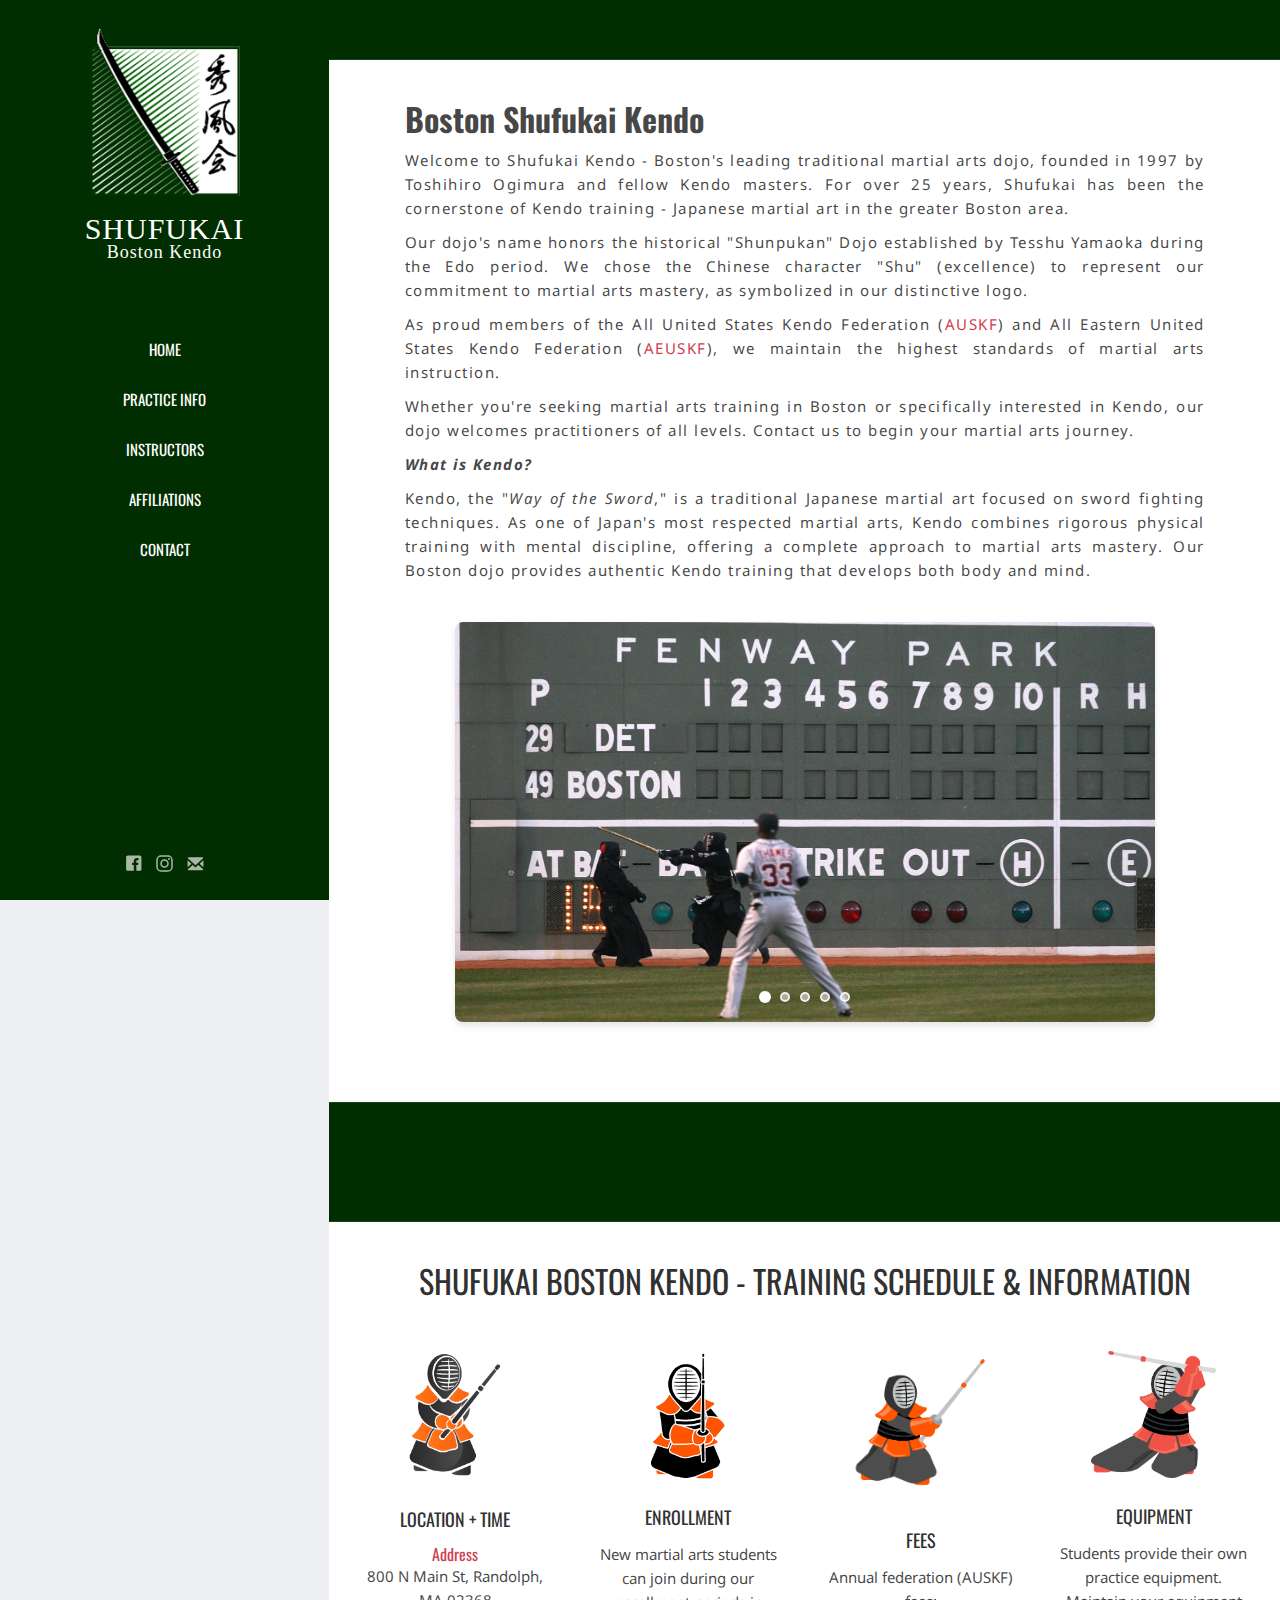
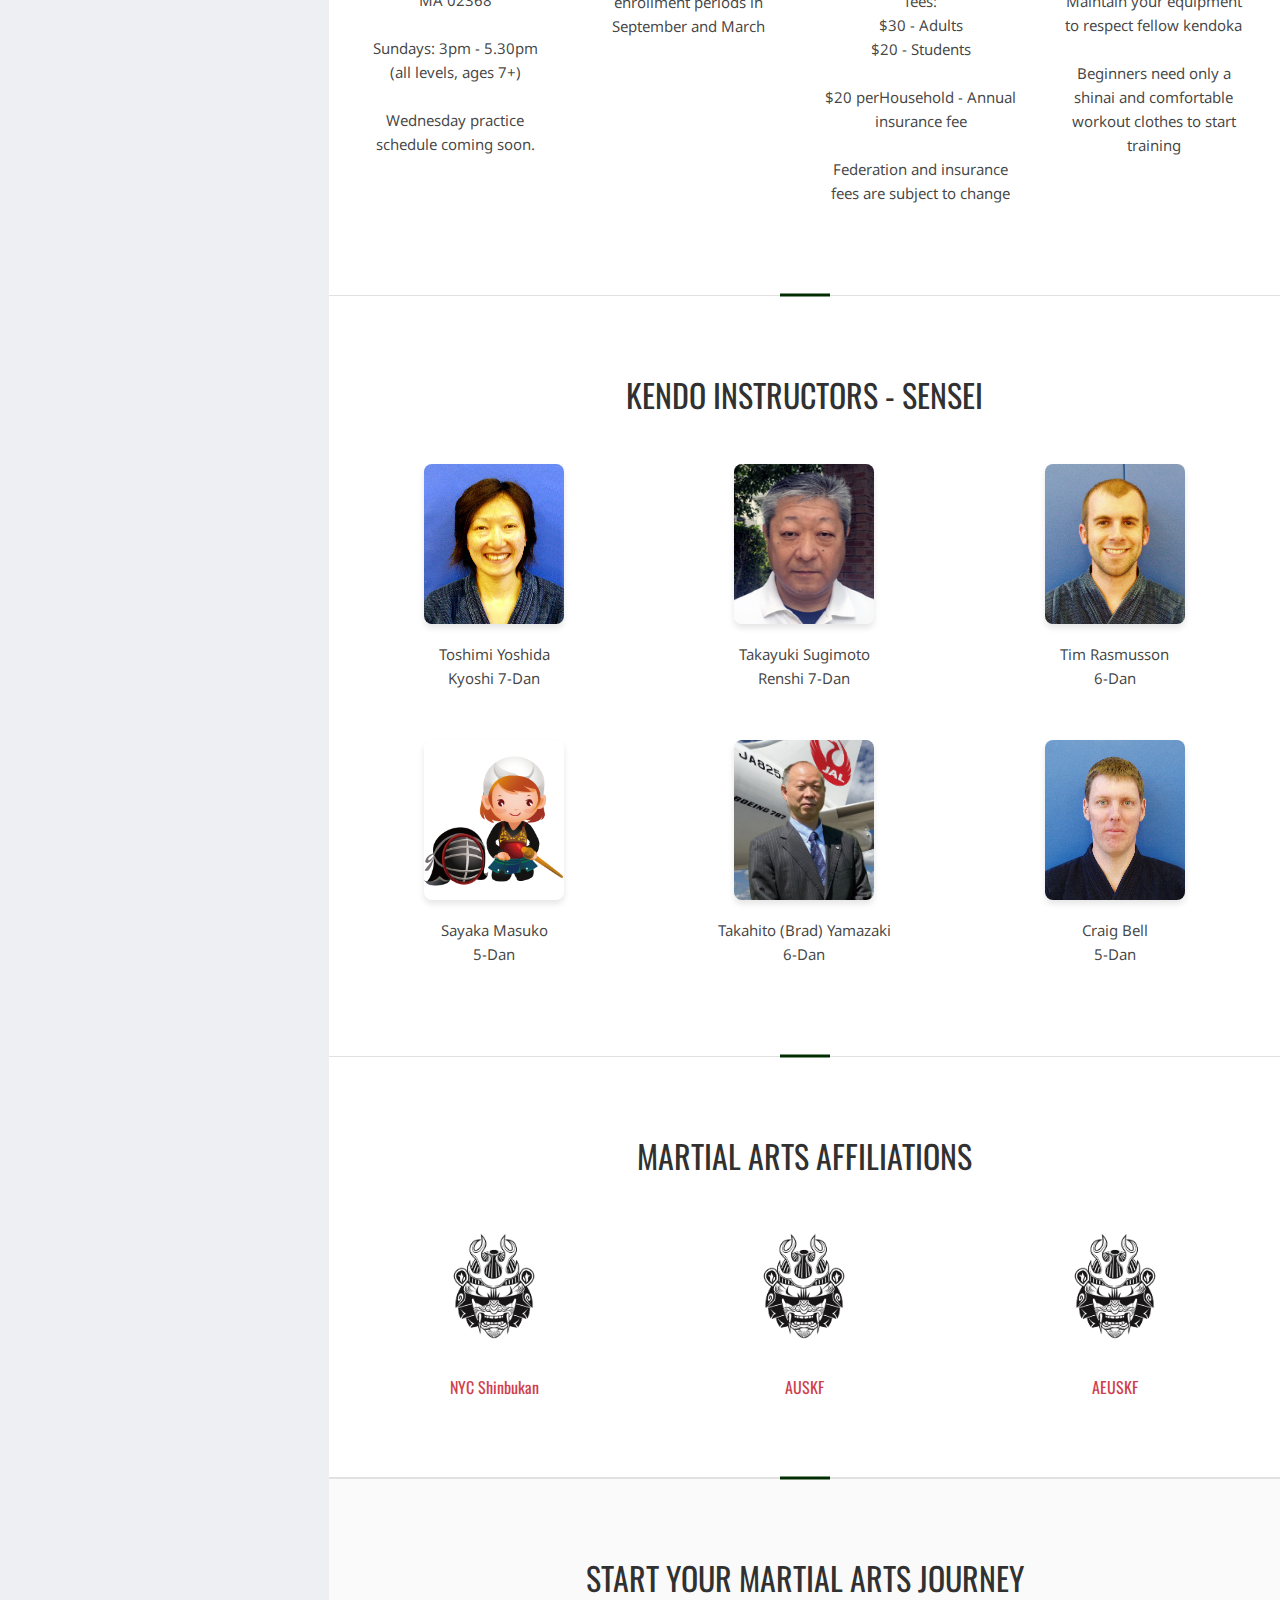
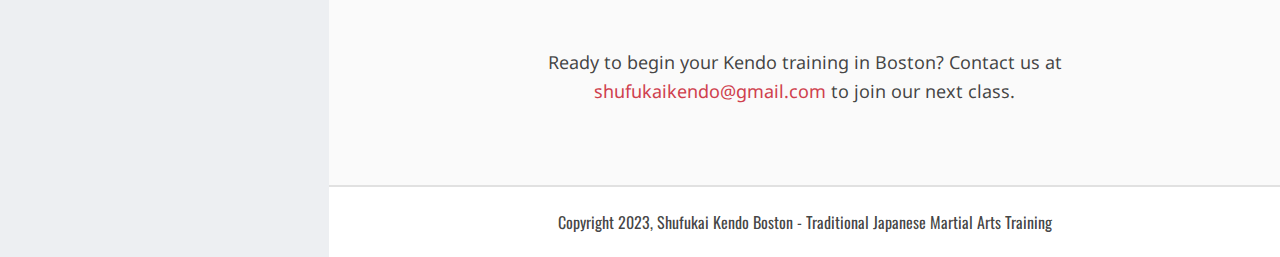
<file: index.html>
<!DOCTYPE html>
<html lang="en">
<head>
  <meta charset="utf-8">
  <title>Boston Kendo - Shufukai</title>
  <meta content="width=device-width, initial-scale=1" name="viewport">
  <meta name="description" content="Boston Kendo - Shufukai. Join us for authentic Kendo classes in Boston area. Beginner-friendly martial arts instruction with experienced sensei.">
  <meta name="keywords" content="boston martial arts, japanese dojo, kendo, boston kendo, kendo boston, japanese martial arts, kendo dojo, martial arts classes, kendo training, boston kendo, martial arts boston, japanese sword fighting, traditional martial arts">
  <meta name="robots" content="index, follow">
  
  <!-- Open Graph / Facebook -->
  <meta property="og:type" content="website">
  <meta property="og:url" content="https://shufukai.github.io/">
  <meta property="og:title" content="Boston Kendo - Shufukai">
  <meta property="og:description" content="Boston Kendo - Shufukai Boston Kendo Training. Join us for authentic Kendo classes in Boston area.">
  <meta property="og:image" content="https://shufukai.github.io/images/DSCF0176.jpg">

  <!-- Twitter -->
  <meta property="twitter:card" content="summary_large_image">
  <meta property="twitter:url" content="https://shufukai.github.io/">
  <meta property="twitter:title" content="Boston Kendo - Shufukai">
  <meta property="twitter:description" content="Boston Kendo - Shufukai Boston Kendo Training. Join us for authentic Kendo classes in Boston area.">
  <meta property="twitter:image" content="https://shufukai.github.io/images/DSCF0176.jpg">

  <link href="css/normalize.css" rel="stylesheet">
  <link href="css/styles.css" rel="stylesheet">
  <link href="https://fonts.googleapis.com" rel="preconnect">
  <link href="https://fonts.gstatic.com" rel="preconnect" crossorigin>
  <link href="https://fonts.googleapis.com/css2?family=Oswald:wght@200;300;400;500;600;700&family=Droid+Sans:wght@400;700&display=swap" rel="stylesheet">
  
  <!-- Structured Data -->
  <script type="application/ld+json">
    {
      "@context": "https://schema.org",
      "@type": "MartialArtsSchool",
      "name": "Boston Kendo - Shufukai",
      "image": "https://shufukai.github.io/images/SFK_logo3.png",
      "description": "Boston's premier Kendo dojo offering traditional Japanese martial arts training since 1997.",
      "@id": "https://shufukai.github.io",
      "url": "https://shufukai.github.io",
      "telephone": "",
      "address": {
        "@type": "PostalAddress",
        "streetAddress": "800 N Main St",
        "addressLocality": "Randolph",
        "addressRegion": "MA",
        "postalCode": "02368",
        "addressCountry": "US"
      },
      "geo": {
        "@type": "GeoCoordinates",
        "latitude": 42.1934,
        "longitude": -71.0403
      },
      "openingHoursSpecification": {
        "@type": "OpeningHoursSpecification",
        "dayOfWeek": "Sunday",
        "opens": "15:00",
        "closes": "17:30"
      },
      "sameAs": [
        "https://www.facebook.com/BostonShufukaiKendo",
        "https://www.instagram.com/shufukaikendo"
      ]
    }
  </script>
</head>
<body>
  <!-- Rest of the body content remains unchanged -->
  <nav class="left-navigation">
    <div class="nav-header">
      <div class="logo-wrapper">
        <img src="images/SFK_logo3.png" alt="Shufukai Kendo Boston Martial Arts Logo" class="logo-image">
        <h1 class="brand-text">SHUFUKAI</h1>
        <h1 class="brand-text subtitle">Boston Kendo</h1>
      </div>
      <button class="hamburger" aria-label="Menu">☰</button>
    </div>
    <ul class="nav-menu">
      <li><a href="#home" class="nav-link">Home</a></li>
      <li><a href="#practiceinfo" class="nav-link">Practice Info</a></li>
      <li><a href="#instructors" class="nav-link">Instructors</a></li>
      <li><a href="#affiliations" class="nav-link">Affiliations</a></li>
      <li><a href="#contact" class="nav-link">Contact</a></li>
    </ul>
    <div class="social-footer desktop-social">
      <a href="https://www.facebook.com/BostonShufukaiKendo" target="_blank" class="social-icon-link">
        <img width="17" src="images/social-03-white.svg" alt="Follow Shufukai Kendo Boston on Facebook">
      </a>
      <a href="https://www.instagram.com/shufukaikendo" target="_blank" class="social-icon-link">
        <img width="17" src="images/social-instagram-white.svg" alt="Follow Shufukai Kendo Boston on Instagram">
      </a>
      <a href="mailto:shufukaikendo@gmail.com" class="social-icon-link">
        <img width="17" src="images/social-30-white.svg" alt="Contact Shufukai Kendo Boston via Email">
      </a>
    </div>
  </nav>

  <main class="content">
    <div class="header-space"></div>

    <section id="home" class="section">
      <div class="container">
        <div class="hero-content">
          <h2>Boston Shufukai Kendo</h2>
          <div class="hero-text">
            <p>Welcome to Shufukai Kendo - Boston's leading traditional martial arts dojo, founded in 1997 by Toshihiro Ogimura and fellow Kendo masters. For over 25 years, Shufukai has been the cornerstone of Kendo training - Japanese martial art in the greater Boston area.</p>
            <p>Our dojo's name honors the historical "Shunpukan" Dojo established by Tesshu Yamaoka during the Edo period. We chose the Chinese character "Shu" (excellence) to represent our commitment to martial arts mastery, as symbolized in our distinctive logo.</p>
            <p>As proud members of the All United States Kendo Federation (<a href="http://www.auskf.info/" target="_blank" class="link">AUSKF</a>) and All Eastern United States Kendo Federation (<a href="http://www.auskf.info/dojo/aeuskf.htm" target="_blank" class="link">AEUSKF</a>), we maintain the highest standards of martial arts instruction.</p>
            <p>Whether you're seeking martial arts training in Boston or specifically interested in Kendo, our dojo welcomes practitioners of all levels. Contact us to begin your martial arts journey.</p>
            <p><strong><em>What is Kendo?</em></strong></p>
            <p>Kendo, the "<em>Way of the Sword</em>," is a traditional Japanese martial art focused on sword fighting techniques. As one of Japan's most respected martial arts, Kendo combines rigorous physical training with mental discipline, offering a complete approach to martial arts mastery. Our Boston dojo provides authentic Kendo training that develops both body and mind.</p>
          </div>
          <div class="slider">
            <div class="slider-container">
              <div class="slide">
                <img src="images/fenwaySFK.jpeg" alt="Shufukai Kendo Boston Martial Arts Training at Fenway" loading="lazy">
              </div>
              <div class="slide">
                <img src="images/DSCF0176.jpg" alt="Traditional Kendo Practice at Boston Martial Arts Dojo" loading="lazy">
              </div>
              <div class="slide">
                <img src="images/DSCF0280.jpg" alt="Japanese Sword Fighting Training in Boston" loading="lazy">
              </div>
              <div class="slide">
                <img src="images/DSCF0933.jpg" alt="Martial Arts Classes at Shufukai Kendo Boston" loading="lazy">
              </div>
              <div class="slide">
                <img src="images/DSCF0612.jpg" alt="Advanced Kendo Training Techniques in Boston" loading="lazy">
              </div>
            </div>
            <div class="slider-nav"></div>
            <button class="slider-prev" aria-label="Previous slide">❮</button>
            <button class="slider-next" aria-label="Next slide">❯</button>
          </div>
        </div>
      </div>
    </section>

    <div class="middle-divider"></div>

    <section id="practiceinfo" class="section">
      <div class="container">
        <h2 class="section-heading centered">Shufukai Boston Kendo - Training Schedule & Information</h2>
        <div class="grid">
          <div class="grid-item">
            <img src="images/logo_kendoui_solo.png" alt="Martial Arts Training Location in Boston" class="grid-image" width="130">
            <h3>Location + Time</h3>
            <a href="https://goo.gl/maps/fX9gBsdVJeRRWKxWA" class="link">Address</a>
            <p>800 N Main St, Randolph, MA 02368<br><br>Sundays: 3pm - 5.30pm<br>(all levels, ages 7+)<br><br>Wednesday practice schedule coming soon.</p>
          </div>
          <div class="grid-item">
            <img src="images/kendoui-crop.png" alt="Kendo Training Enrollment Periods" class="grid-image" width="97">
            <h3>Enrollment</h3>
            <p>New martial arts students can join during our enrollment periods in September and March</p>
          </div>
          <div class="grid-item">
            <img src="images/kendoanime01.png" alt="Martial Arts Training Fees" class="grid-image" width="143">
            <h3>Fees</h3>
            <p>Annual federation (AUSKF) fees:<br>$30 - Adults<br>$20 - Students<br><br>$20 perHousehold - Annual insurance fee<br><br>Federation and insurance fees are subject to change</p>
          </div>
          <div class="grid-item">
            <img src="images/kendoanime02.png" alt="Kendo Equipment Requirements" class="grid-image" width="125">
            <h3>Equipment</h3>
            <p>Students provide their own practice equipment. Maintain your equipment to respect fellow kendoka<br><br>Beginners need only a shinai and comfortable workout clothes to start training</p>
          </div>
        </div>
      </div>
    </section>

    <div class="section-divider"></div>

    <section id="instructors" class="section">
      <div class="container">
        <h2 class="section-heading centered">Kendo Instructors - Sensei</h2>
        <div class="grid instructors-grid">
          <div class="grid-item">
            <img src="images/toshimi-yoshida.jpg" alt="Toshimi Yoshida" class="instructor-image">
            <p>Toshimi Yoshida<br>Kyoshi 7-Dan</p>
          </div>
          <div class="grid-item">
            <img src="images/sugimoto_takayuki_01.jpg" alt="Takayuki Sugimoto" class="instructor-image">
            <p>Takayuki Sugimoto<br>Renshi 7-Dan</p>
          </div>
          <div class="grid-item">
            <img src="images/timothy-rasmusson.jpg" alt="Tim Rasmusson" class="instructor-image">
            <p>Tim Rasmusson<br>6-Dan</p>
          </div>
          <div class="grid-item">
            <img src="images/imgbin_kendo-martial-arts-photography-png.png" alt="Sayaka Masuko" class="instructor-image">
            <p>Sayaka Masuko<br>5-Dan</p>
          </div>
          <div class="grid-item">
            <img src="images/yamazaki.jpg" alt="Takahito Yamazaki" class="instructor-image">
            <p>Takahito (Brad) Yamazaki<br>6-Dan</p>
          </div>
          <div class="grid-item">
            <img src="images/craig-bell.jpg" alt="Craig Bell" class="instructor-image">
            <p>Craig Bell<br>5-Dan</p>
          </div>
        </div>
      </div>
    </section>

    <div class="section-divider"></div>

    <section id="affiliations" class="section">
      <div class="container">
        <h2 class="section-heading centered">Martial Arts Affiliations</h2>
        <div class="grid affiliations-grid">
          <div class="grid-item">
            <img src="images/11316.jpg" alt="NY Shinbukan Martial Arts Organization" width="122" loading="lazy">
            <a href="https://ny-shinbukan.org/en/shinbukan" target="_blank" class="button">NYC Shinbukan</a>
          </div>
          <div class="grid-item">
            <img src="images/11316.jpg" alt="All United States Kendo Federation" width="122" loading="lazy">
            <a href="http://www.auskf.info/" target="_blank" class="button">AUSKF</a>
          </div>
          <div class="grid-item">
            <img src="images/11316.jpg" alt="All Eastern United States Kendo Federation" width="122" loading="lazy">
            <a href="http://www.auskf.info/dojo/aeuskf.htm" target="_blank" class="button">AEUSKF</a>
          </div>
        </div>
      </div>
    </section>

    <div class="section-divider"></div>

    <section id="contact" class="section section-gray">
      <div class="container">
        <h2 class="section-heading centered">Start Your Martial Arts Journey</h2>
        <p class="contact-text">Ready to begin your Kendo training in Boston? Contact us at <a href="mailto:shufukaikendo@gmail.com">shufukaikendo@gmail.com</a> to join our next class.</p>
      </div>
    </section>

    <footer class="footer">
      <div class="container">
        <div class="footer-text">Copyright 2023, Shufukai Kendo Boston - Traditional Japanese Martial Arts Training</div>
        <div class="social-footer mobile-social">
          <a href="https://www.facebook.com/BostonShufukaiKendo" target="_blank" class="social-icon-link">
            <img width="17" src="images/social-03-white.svg" alt="Follow Shufukai Kendo Boston Martial Arts on Facebook">
          </a>
          <a href="https://www.instagram.com/shufukaikendo" target="_blank" class="social-icon-link">
            <img width="17" src="images/social-instagram-white.svg" alt="Follow Shufukai Kendo Boston Martial Arts on Instagram">
          </a>
          <a href="mailto:shufukaikendo@gmail.com" class="social-icon-link">
            <img width="17" src="images/social-30-white.svg" alt="Contact Shufukai Kendo Boston Martial Arts">
          </a>
        </div>
      </div>
    </footer>
  </main>

  <script>
    // Mobile menu toggle
    const hamburger = document.querySelector('.hamburger');
    const navMenu = document.querySelector('.nav-menu');
    
    hamburger.addEventListener('click', () => {
      navMenu.classList.toggle('active');
    });

    // Image slider
    const sliderContainer = document.querySelector('.slider-container');
    const slides = document.querySelectorAll('.slide');
    const sliderNav = document.querySelector('.slider-nav');
    const prevButton = document.querySelector('.slider-prev');
    const nextButton = document.querySelector('.slider-next');
    let currentSlide = 0;

    // Create navigation dots
    slides.forEach((_, index) => {
      const dot = document.createElement('button');
      dot.classList.add('slider-dot');
      if (index === 0) dot.classList.add('active');
      dot.setAttribute('aria-label', `Go to slide ${index + 1}`);
      dot.addEventListener('click', () => goToSlide(index));
      sliderNav.appendChild(dot);
    });

    function goToSlide(n) {
      currentSlide = n;
      sliderContainer.style.transform = `translateX(-${currentSlide * 100}%)`;
      document.querySelectorAll('.slider-dot').forEach((dot, index) => {
        dot.classList.toggle('active', index === currentSlide);
      });
    }

    function nextSlide() {
      currentSlide = (currentSlide + 1) % slides.length;
      goToSlide(currentSlide);
    }

    function prevSlide() {
      currentSlide = (currentSlide - 1 + slides.length) % slides.length;
      goToSlide(currentSlide);
    }

    prevButton.addEventListener('click', prevSlide);
    nextButton.addEventListener('click', nextSlide);

    // Auto advance slides
    let slideInterval = setInterval(nextSlide, 4000);

    // Pause auto-advance on hover
    sliderContainer.addEventListener('mouseenter', () => {
      clearInterval(slideInterval);
    });

    sliderContainer.addEventListener('mouseleave', () => {
      slideInterval = setInterval(nextSlide, 4000);
    });
  </script>
</body>
</html>
</file>
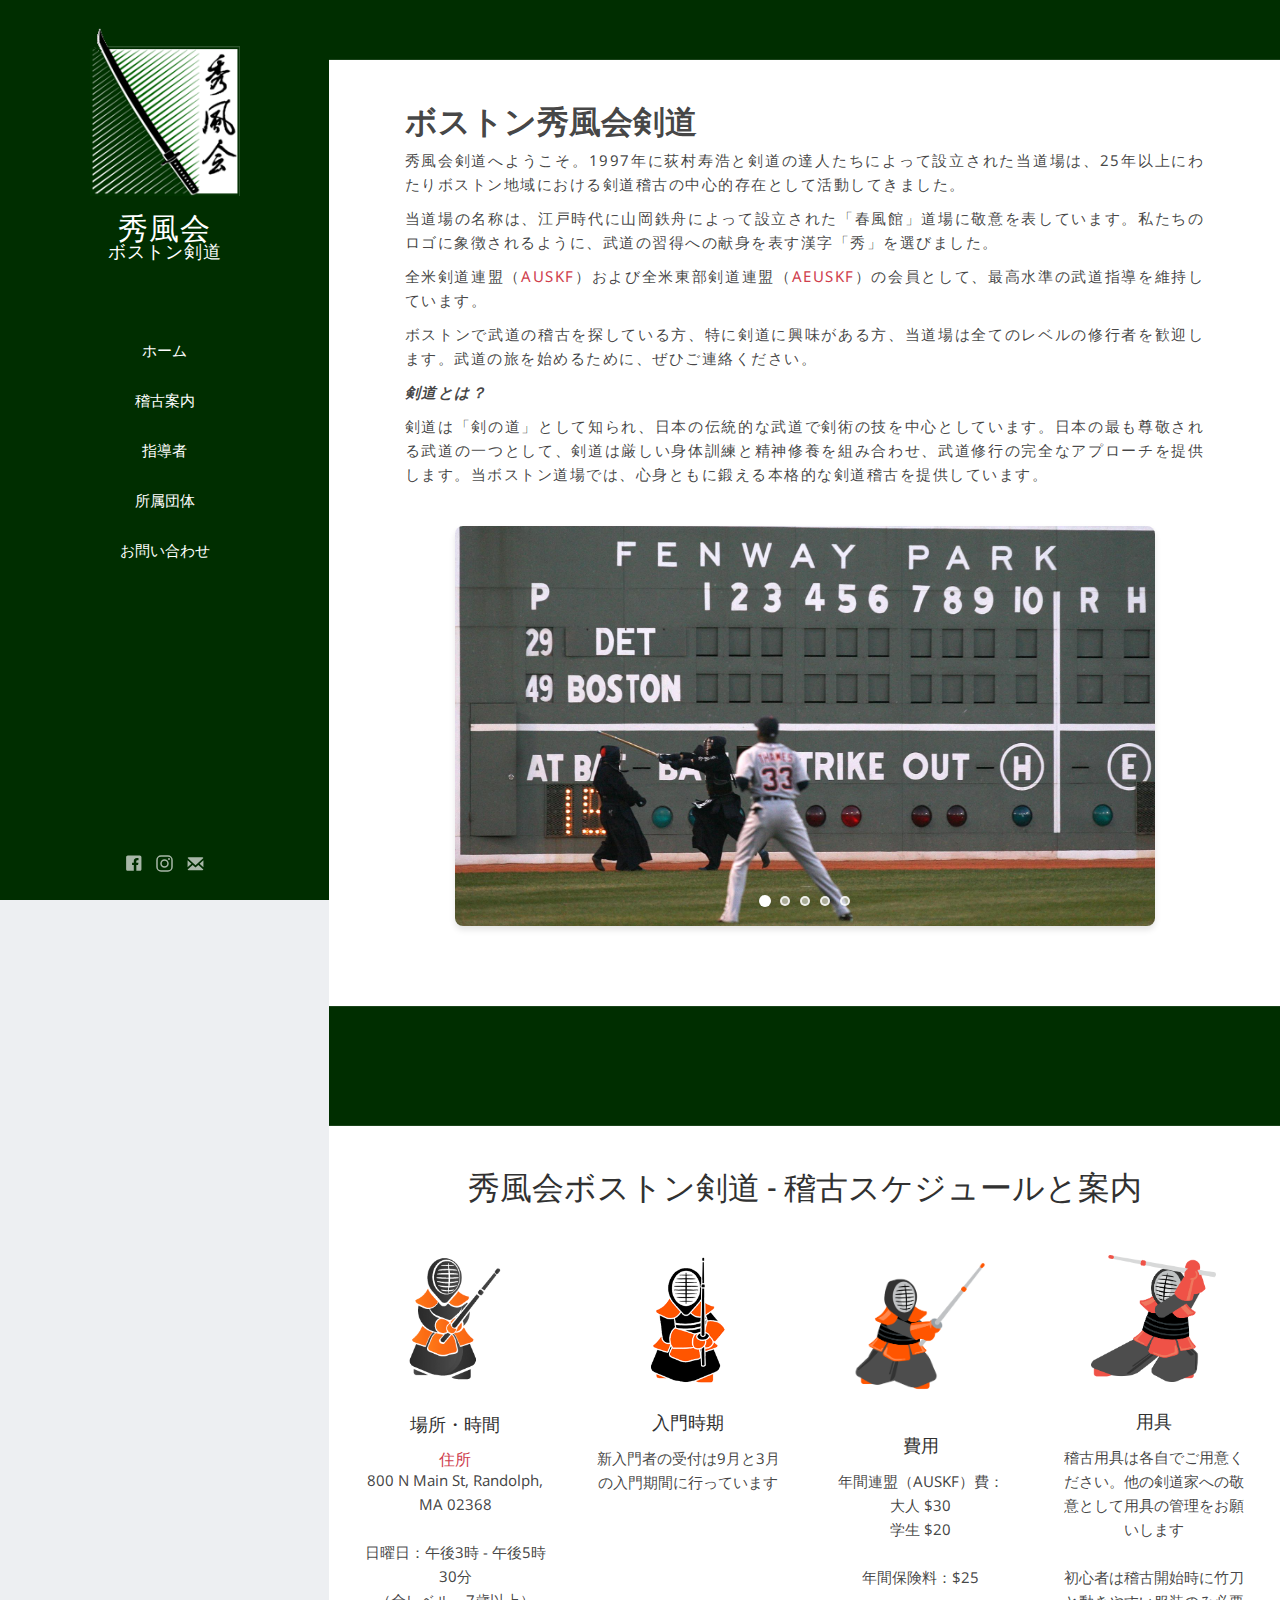
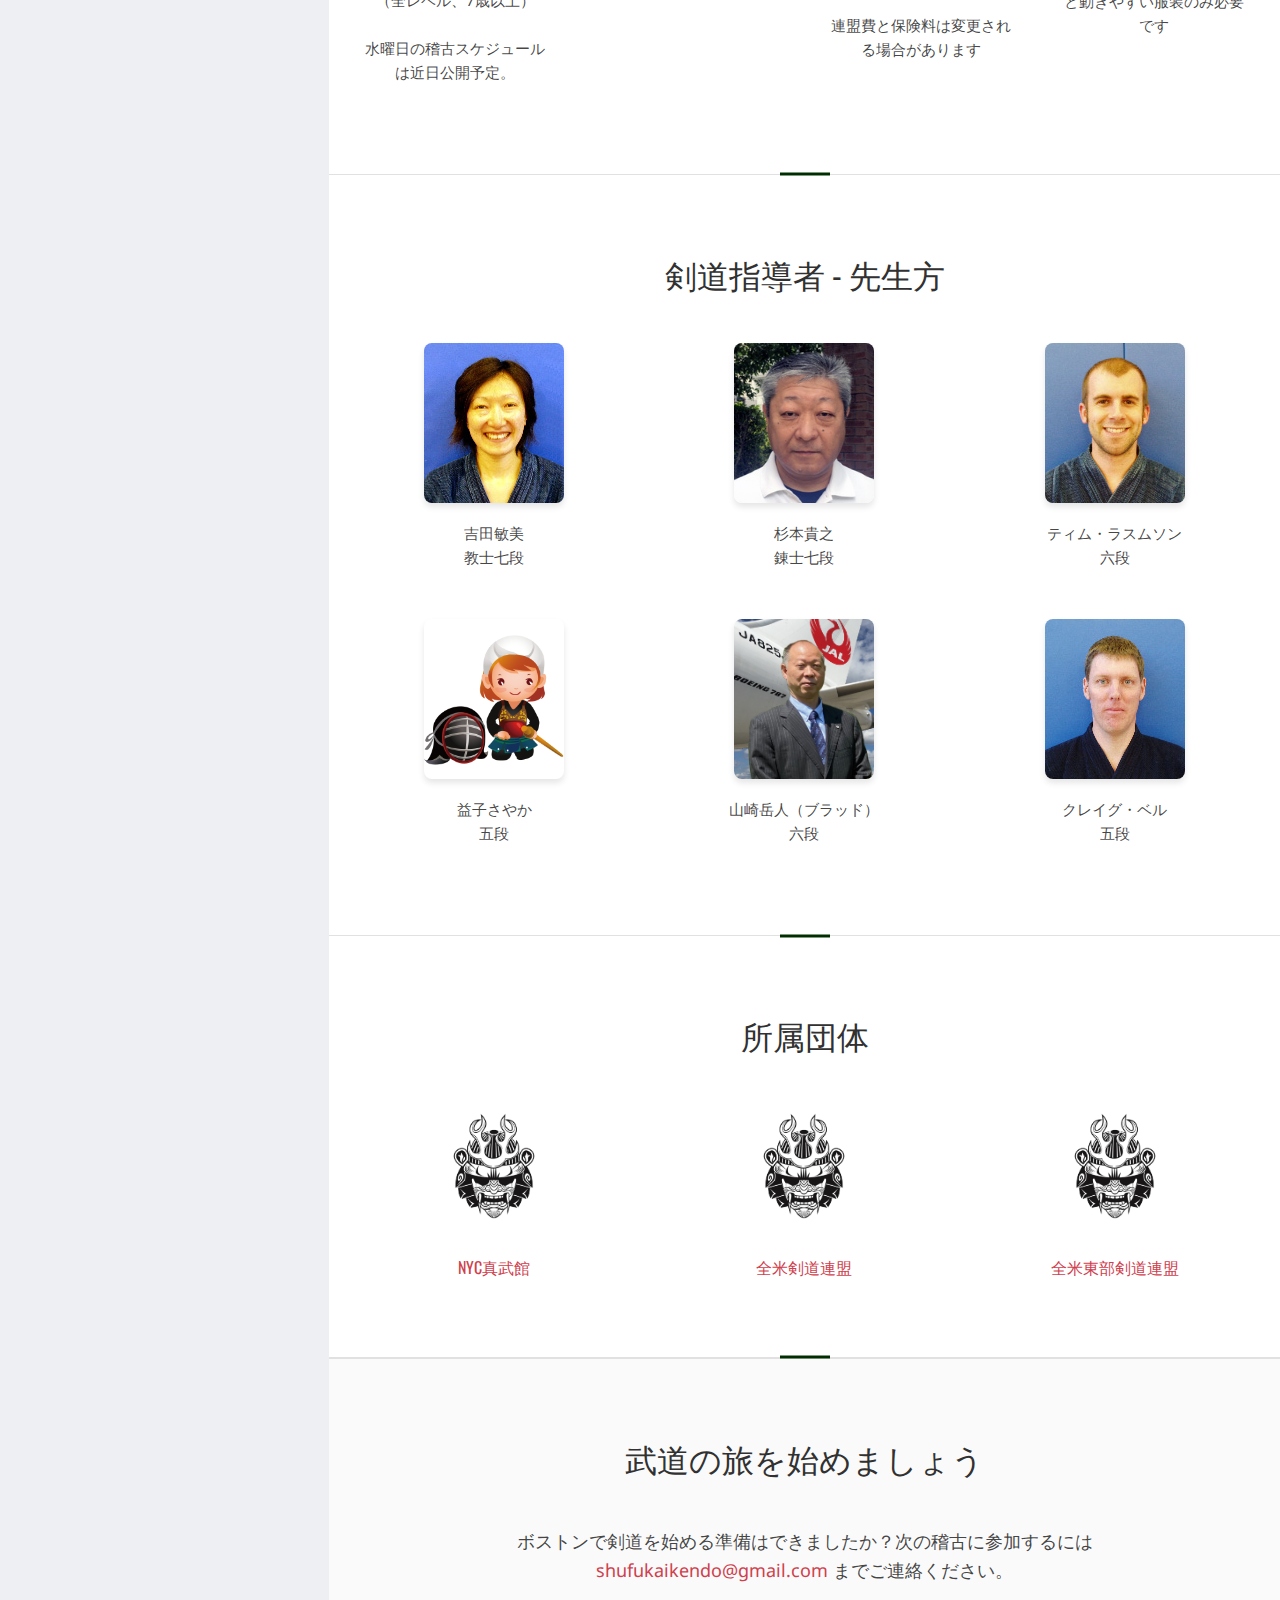
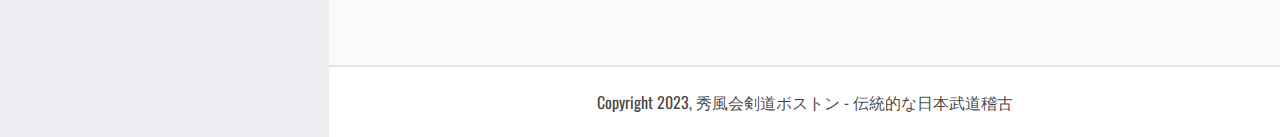
<file: index-jp.html>
<!DOCTYPE html>
<html lang="ja">
<head>
  <meta charset="utf-8">
  <title>ボストン剣道 - 秀風会</title>
  <meta content="width=device-width, initial-scale=1" name="viewport">
  <meta name="description" content="ボストン剣道 - 秀風会。ボストン地域で本格的な剣道クラスに参加しませんか。経験豊富な先生による初心者歓迎の武道指導。">
  <meta name="keywords" content="ボストン武道, 日本道場, 剣道, ボストン剣道, 剣道ボストン, 日本武道, 剣道道場, 武道教室, 剣道トレーニング, ボストン剣道, ボストン武道, 日本剣術, 伝統武道">
  <meta name="robots" content="index, follow">
  
  <!-- Open Graph / Facebook -->
  <meta property="og:type" content="website">
  <meta property="og:url" content="https://shufukai.github.io/">
  <meta property="og:title" content="ボストン剣道 - 秀風会">
  <meta property="og:description" content="ボストン剣道 - 秀風会剣道トレーニング。ボストン地域で本格的な剣道クラスに参加しませんか。">
  <meta property="og:image" content="https://shufukai.github.io/images/DSCF0176.jpg">

  <!-- Twitter -->
  <meta property="twitter:card" content="summary_large_image">
  <meta property="twitter:url" content="https://shufukai.github.io/">
  <meta property="twitter:title" content="ボストン剣道 - 秀風会">
  <meta property="twitter:description" content="ボストン剣道 - 秀風会剣道トレーニング。ボストン地域で本格的な剣道クラスに参加しませんか。">
  <meta property="twitter:image" content="https://shufukai.github.io/images/DSCF0176.jpg">

  <link href="css/normalize.css" rel="stylesheet">
  <link href="css/styles.css" rel="stylesheet">
  <link href="https://fonts.googleapis.com" rel="preconnect">
  <link href="https://fonts.gstatic.com" rel="preconnect" crossorigin>
  <link href="https://fonts.googleapis.com/css2?family=Oswald:wght@200;300;400;500;600;700&family=Droid+Sans:wght@400;700&display=swap" rel="stylesheet">
  
  <!-- Structured Data -->
  <script type="application/ld+json">
    {
      "@context": "https://schema.org",
      "@type": "MartialArtsSchool",
      "name": "ボストン剣道 - 秀風会",
      "image": "https://shufukai.github.io/images/SFK_logo3.png",
      "description": "1997年から続くボストンの一流剣道道場で伝統的な日本武道の稽古を提供しています。",
      "@id": "https://shufukai.github.io",
      "url": "https://shufukai.github.io",
      "telephone": "",
      "address": {
        "@type": "PostalAddress",
        "streetAddress": "800 N Main St",
        "addressLocality": "Randolph",
        "addressRegion": "MA",
        "postalCode": "02368",
        "addressCountry": "US"
      },
      "geo": {
        "@type": "GeoCoordinates",
        "latitude": 42.1934,
        "longitude": -71.0403
      },
      "openingHoursSpecification": {
        "@type": "OpeningHoursSpecification",
        "dayOfWeek": "Sunday",
        "opens": "15:00",
        "closes": "17:30"
      },
      "sameAs": [
        "https://www.facebook.com/BostonShufukaiKendo",
        "https://www.instagram.com/shufukaikendo"
      ]
    }
  </script>
</head>
<body>
  <nav class="left-navigation">
    <div class="nav-header">
      <div class="logo-wrapper">
        <img src="images/SFK_logo3.png" alt="秀風会剣道ボストン武道ロゴ" class="logo-image">
        <h1 class="brand-text">秀風会</h1>
        <h1 class="brand-text subtitle">ボストン剣道</h1>
      </div>
      <button class="hamburger" aria-label="メニュー">☰</button>
    </div>
    <ul class="nav-menu">
      <li><a href="#home" class="nav-link">ホーム</a></li>
      <li><a href="#practiceinfo" class="nav-link">稽古案内</a></li>
      <li><a href="#instructors" class="nav-link">指導者</a></li>
      <li><a href="#affiliations" class="nav-link">所属団体</a></li>
      <li><a href="#contact" class="nav-link">お問い合わせ</a></li>
    </ul>
    <div class="social-footer desktop-social">
      <a href="https://www.facebook.com/BostonShufukaiKendo" target="_blank" class="social-icon-link">
        <img width="17" src="images/social-03-white.svg" alt="Facebookで秀風会剣道ボストンをフォロー">
      </a>
      <a href="https://www.instagram.com/shufukaikendo" target="_blank" class="social-icon-link">
        <img width="17" src="images/social-instagram-white.svg" alt="Instagramで秀風会剣道ボストンをフォロー">
      </a>
      <a href="mailto:shufukaikendo@gmail.com" class="social-icon-link">
        <img width="17" src="images/social-30-white.svg" alt="メールで秀風会剣道ボストンに連絡">
      </a>
    </div>
  </nav>

  <main class="content">
    <div class="header-space"></div>

    <section id="home" class="section">
      <div class="container">
        <div class="hero-content">
          <h2>ボストン秀風会剣道</h2>
          <div class="hero-text">
            <p>秀風会剣道へようこそ。1997年に荻村寿浩と剣道の達人たちによって設立された当道場は、25年以上にわたりボストン地域における剣道稽古の中心的存在として活動してきました。</p>
            <p>当道場の名称は、江戸時代に山岡鉄舟によって設立された「春風館」道場に敬意を表しています。私たちのロゴに象徴されるように、武道の習得への献身を表す漢字「秀」を選びました。</p>
            <p>全米剣道連盟（<a href="http://www.auskf.info/" target="_blank" class="link">AUSKF</a>）および全米東部剣道連盟（<a href="http://www.auskf.info/dojo/aeuskf.htm" target="_blank" class="link">AEUSKF</a>）の会員として、最高水準の武道指導を維持しています。</p>
            <p>ボストンで武道の稽古を探している方、特に剣道に興味がある方、当道場は全てのレベルの修行者を歓迎します。武道の旅を始めるために、ぜひご連絡ください。</p>
            <p><strong><em>剣道とは？</em></strong></p>
            <p>剣道は「剣の道」として知られ、日本の伝統的な武道で剣術の技を中心としています。日本の最も尊敬される武道の一つとして、剣道は厳しい身体訓練と精神修養を組み合わせ、武道修行の完全なアプローチを提供します。当ボストン道場では、心身ともに鍛える本格的な剣道稽古を提供しています。</p>
          </div>
          <div class="slider">
            <div class="slider-container">
              <div class="slide">
                <img src="images/fenwaySFK.jpeg" alt="フェンウェイでの秀風会剣道ボストン武道稽古" loading="lazy">
              </div>
              <div class="slide">
                <img src="images/DSCF0176.jpg" alt="ボストン武道道場での伝統的な剣道稽古" loading="lazy">
              </div>
              <div class="slide">
                <img src="images/DSCF0280.jpg" alt="ボストンでの日本剣術稽古" loading="lazy">
              </div>
              <div class="slide">
                <img src="images/DSCF0933.jpg" alt="秀風会剣道ボストンでの武道教室" loading="lazy">
              </div>
              <div class="slide">
                <img src="images/DSCF0612.jpg" alt="ボストンでの上級剣道稽古技術" loading="lazy">
              </div>
            </div>
            <div class="slider-nav"></div>
            <button class="slider-prev" aria-label="前のスライド">❮</button>
            <button class="slider-next" aria-label="次のスライド">❯</button>
          </div>
        </div>
      </div>
    </section>

    <div class="middle-divider"></div>

    <section id="practiceinfo" class="section">
      <div class="container">
        <h2 class="section-heading centered">秀風会ボストン剣道 - 稽古スケジュールと案内</h2>
        <div class="grid">
          <div class="grid-item">
            <img src="images/logo_kendoui_solo.png" alt="ボストンの武道稽古場所" class="grid-image" width="130">
            <h3>場所・時間</h3>
            <a href="https://goo.gl/maps/fX9gBsdVJeRRWKxWA" class="link">住所</a>
            <p>800 N Main St, Randolph, MA 02368<br><br>日曜日：午後3時 - 午後5時30分<br>（全レベル、7歳以上）<br><br>水曜日の稽古スケジュールは近日公開予定。</p>
          </div>
          <div class="grid-item">
            <img src="images/kendoui-crop.png" alt="剣道入門期間" class="grid-image" width="97">
            <h3>入門時期</h3>
            <p>新入門者の受付は9月と3月の入門期間に行っています</p>
          </div>
          <div class="grid-item">
            <img src="images/kendoanime01.png" alt="武道稽古料金" class="grid-image" width="143">
            <h3>費用</h3>
            <p>年間連盟（AUSKF）費：<br>大人 $30<br>学生 $20<br><br>年間保険料：$25<br><br>連盟費と保険料は変更される場合があります</p>
          </div>
          <div class="grid-item">
            <img src="images/kendoanime02.png" alt="剣道用具要件" class="grid-image" width="125">
            <h3>用具</h3>
            <p>稽古用具は各自でご用意ください。他の剣道家への敬意として用具の管理をお願いします<br><br>初心者は稽古開始時に竹刀と動きやすい服装のみ必要です</p>
          </div>
        </div>
      </div>
    </section>

    <div class="section-divider"></div>

    <section id="instructors" class="section">
      <div class="container">
        <h2 class="section-heading centered">剣道指導者 - 先生方</h2>
        <div class="grid instructors-grid">
          <div class="grid-item">
            <img src="images/toshimi-yoshida.jpg" alt="吉田敏美 - 教士七段" class="instructor-image">
            <p>吉田敏美<br>教士七段</p>
          </div>
          <div class="grid-item">
            <img src="images/sugimoto_takayuki_01.jpg" alt="杉本貴之 - 錬士七段" class="instructor-image">
            <p>杉本貴之<br>錬士七段</p>
          </div>
          <div class="grid-item">
            <img src="images/timothy-rasmusson.jpg" alt="ティム・ラスムソン - 六段" class="instructor-image">
            <p>ティム・ラスムソン<br>六段</p>
          </div>
          <div class="grid-item">
            <img src="images/imgbin_kendo-martial-arts-photography-png.png" alt="増子小夜香 - 五段" class="instructor-image">
            <p>益子さやか<br>五段</p>
          </div>
          <div class="grid-item">
            <img src="images/yamazaki.jpg" alt="山崎岳人 - 五段" class="instructor-image">
            <p>山崎岳人（ブラッド）<br>六段</p>
          </div>
          <div class="grid-item">
            <img src="images/craig-bell.jpg" alt="クレイグ・ベル - 五段" class="instructor-image">
            <p>クレイグ・ベル<br>五段</p>
          </div>
        </div>
      </div>
    </section>

    <div class="section-divider"></div>

    <section id="affiliations" class="section">
      <div class="container">
        <h2 class="section-heading centered">所属団体</h2>
        <div class="grid affiliations-grid">
          <div class="grid-item">
            <img src="images/11316.jpg" alt="NYC真武館武道組織" width="122" loading="lazy">
            <a href="https://ny-shinbukan.org/en/shinbukan" target="_blank" class="button">NYC真武館</a>
          </div>
          <div class="grid-item">
            <img src="images/11316.jpg" alt="全米剣道連盟" width="122" loading="lazy">
            <a href="http://www.auskf.info/" target="_blank" class="button">全米剣道連盟</a>
          </div>
          <div class="grid-item">
            <img src="images/11316.jpg" alt="全米東部剣道連盟" width="122" loading="lazy">
            <a href="http://www.auskf.info/dojo/aeuskf.htm" target="_blank" class="button">全米東部剣道連盟</a>
          </div>
        </div>
      </div>
    </section>

    <div class="section-divider"></div>

    <section id="contact" class="section section-gray">
      <div class="container">
        <h2 class="section-heading centered">武道の旅を始めましょう</h2>
        <p class="contact-text">ボストンで剣道を始める準備はできましたか？次の稽古に参加するには <a href="mailto:shufukaikendo@gmail.com">shufukaikendo@gmail.com</a> までご連絡ください。</p>
      </div>
    </section>

    <footer class="footer">
      <div class="container">
        <div class="footer-text">Copyright 2023, 秀風会剣道ボストン - 伝統的な日本武道稽古</div>
        <div class="social-footer mobile-social">
          <a href="https://www.facebook.com/BostonShufukaiKendo" target="_blank" class="social-icon-link">
            <img width="17" src="images/social-03-white.svg" alt="Facebookで秀風会剣道ボストン武道をフォロー">
          </a>
          <a href="https://www.instagram.com/shufukaikendo" target="_blank" class="social-icon-link">
            <img width="17" src="images/social-instagram-white.svg" alt="Instagramで秀風会剣道ボストン武道をフォロー">
          </a>
          <a href="mailto:shufukaikendo@gmail.com" class="social-icon-link">
            <img width="17" src="images/social-30-white.svg" alt="秀風会剣道ボストン武道に連絡">
          </a>
        </div>
      </div>
    </footer>
  </main>

  <script>
    // Mobile menu toggle
    const hamburger = document.querySelector('.hamburger');
    const navMenu = document.querySelector('.nav-menu');
    
    hamburger.addEventListener('click', () => {
      navMenu.classList.toggle('active');
    });

    // Image slider
    const sliderContainer = document.querySelector('.slider-container');
    const slides = document.querySelectorAll('.slide');
    const sliderNav = document.querySelector('.slider-nav');
    const prevButton = document.querySelector('.slider-prev');
    const nextButton = document.querySelector('.slider-next');
    let currentSlide = 0;

    // Create navigation dots
    slides.forEach((_, index) => {
      const dot = document.createElement('button');
      dot.classList.add('slider-dot');
      if (index === 0) dot.classList.add('active');
      dot.setAttribute('aria-label', `スライド${index + 1}へ移動`);
      dot.addEventListener('click', () => goToSlide(index));
      sliderNav.appendChild(dot);
    });

    function goToSlide(n) {
      currentSlide = n;
      sliderContainer.style.transform = `translateX(-${currentSlide * 100}%)`;
      document.querySelectorAll('.slider-dot').forEach((dot, index) => {
        dot.classList.toggle('active', index === currentSlide);
      });
    }

    function nextSlide() {
      currentSlide = (currentSlide + 1) % slides.length;
      goToSlide(currentSlide);
    }

    function prevSlide() {
      currentSlide = (currentSlide - 1 + slides.length) % slides.length;
      goToSlide(currentSlide);
    }

    prevButton.addEventListener('click', prevSlide);
    nextButton.addEventListener('click', nextSlide);

    // Auto advance slides
    let slideInterval = setInterval(nextSlide, 4000);

    // Pause auto-advance on hover
    sliderContainer.addEventListener('mouseenter', () => {
      clearInterval(slideInterval);
    });

    sliderContainer.addEventListener('mouseleave', () => {
      slideInterval = setInterval(nextSlide, 4000);
    });
  </script>
</body>
</html>
</file>
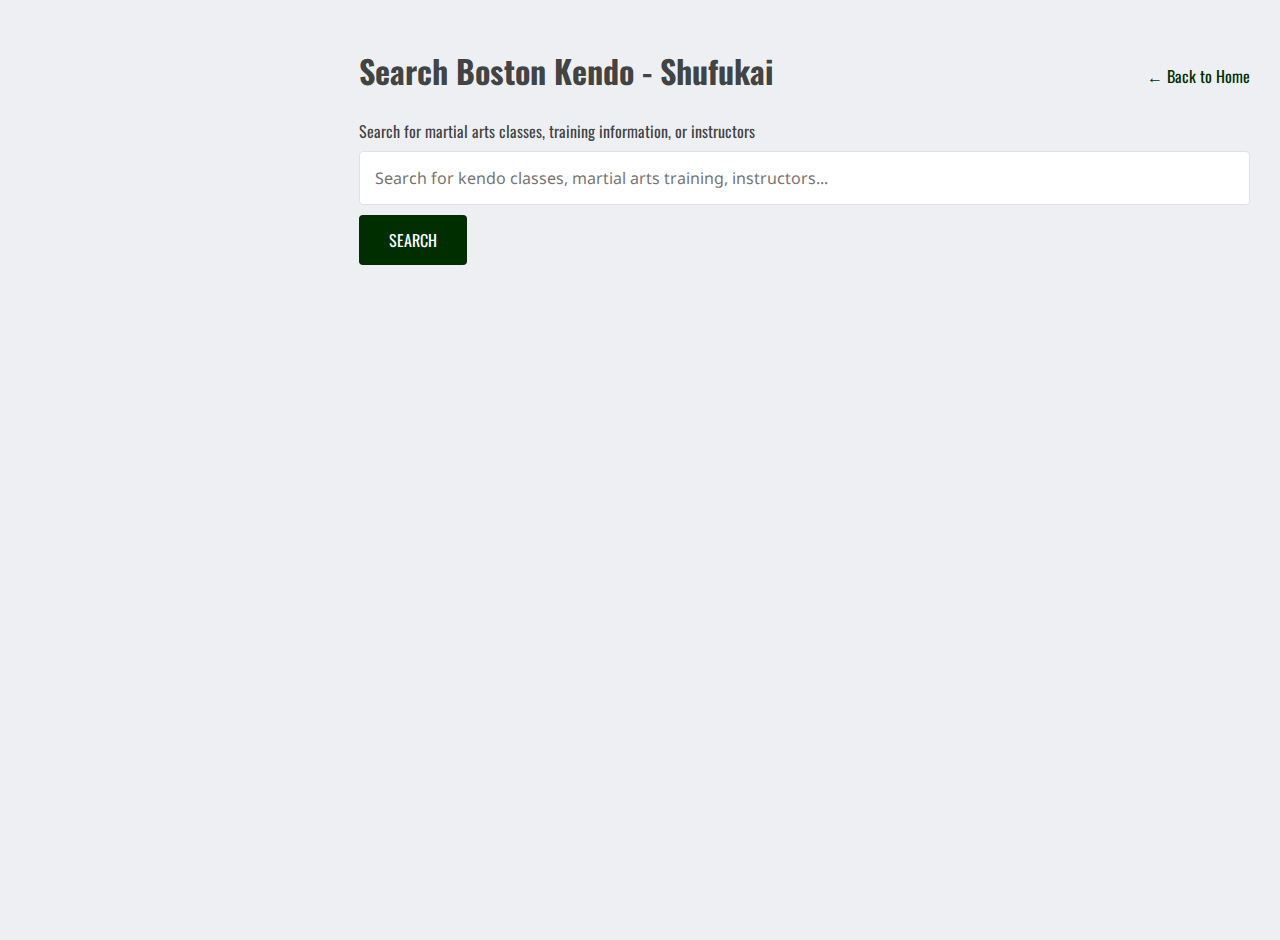
<file: search.html>
<!DOCTYPE html>
<html lang="en">
<head>
  <meta charset="utf-8">
  <title>Boston Kendo - Shufukai</title>
  <meta content="width=device-width, initial-scale=1" name="viewport">
  <meta name="description" content="Boston Kendo - Shufukai - information about Kendo classes, martial arts training, and Japanese sword fighting. Find class schedules, instructor information, and more.">
  <meta name="keywords" content="boston kendo, shufukai, boston dojo, kendo boston, boston martial arts search, kendo classes boston, martial arts training search, find kendo dojo, boston martial arts classes">
  <meta name="robots" content="index, follow">
  
  <!-- Open Graph / Facebook -->
  <meta property="og:type" content="website">
  <meta property="og:url" content="https://shufukai.github.io/search.html">
  <meta property="og:title" content= "Boston Kendo - Shufukai">
  <meta property="og:description" content="Search Boston Kendo - Shufukai for information about Kendo classes and martial arts training.">
  <meta property="og:image" content="https://shufukai.github.io/images/DSCF0176.jpg">

  <!-- Twitter -->
  <meta property="twitter:card" content="summary_large_image">
  <meta property="twitter:url" content="https://shufukai.github.io/search.html">
  <meta property="twitter:title" content="Boston Kendo - Shufukai">
  <meta property="twitter:description" content="Search Boston Kendo - Shufukai for information about Kendo classes and martial arts training.">
  <meta property="twitter:image" content="https://shufukai.github.io/images/DSCF0176.jpg">

  <link href="css/normalize.css" rel="stylesheet">
  <link href="css/styles.css" rel="stylesheet">
  <link href="https://fonts.googleapis.com" rel="preconnect">
  <link href="https://fonts.gstatic.com" rel="preconnect" crossorigin>
  <link href="https://fonts.googleapis.com/css2?family=Oswald:wght@200;300;400;500;600;700&family=Droid+Sans:wght@400;700&display=swap" rel="stylesheet">
  <link href="images/favicon.ico" rel="shortcut icon" type="image/x-icon">
  <link href="images/webclip.png" rel="apple-touch-icon">
  <style>
    .search-container {
      max-width: 1200px;
      margin: 40px auto;
      padding: 0 30px;
    }
    
    .search-form {
      margin: 20px 0;
    }
    
    .search-input {
      width: 100%;
      padding: 15px;
      margin: 10px 0;
      border: 1px solid #e1e1e1;
      border-radius: 4px;
      font-family: "Droid Sans", sans-serif;
      font-size: 16px;
    }
    
    .search-button {
      background-color: var(--primary-color);
      color: white;
      padding: 15px 30px;
      border: none;
      border-radius: 4px;
      cursor: pointer;
      font-family: "Oswald", sans-serif;
      text-transform: uppercase;
      transition: background-color 0.3s;
      font-size: 16px;
    }
    
    .search-button:hover {
      background-color: #004400;
    }

    .search-results {
      margin-top: 30px;
    }

    .result-item {
      margin: 20px 0;
      padding: 20px;
      border: 1px solid #e1e1e1;
      border-radius: 4px;
      background-color: #fff;
    }

    .result-item h2 {
      margin: 0 0 10px 0;
      color: var(--primary-color);
    }

    .result-item p {
      margin: 0;
      color: #666;
    }

    .no-results {
      text-align: center;
      padding: 40px;
      color: #666;
    }

    .back-to-home {
      display: inline-block;
      margin-top: 20px;
      color: var(--primary-color);
      text-decoration: none;
      font-family: "Oswald", sans-serif;
    }

    .back-to-home:hover {
      text-decoration: underline;
    }

    .search-header {
      display: flex;
      justify-content: space-between;
      align-items: center;
      margin-bottom: 30px;
    }
  </style>
</head>
<body>
  <div class="search-container">
    <div class="search-header">
      <h1>Search Boston Kendo - Shufukai</h1>
      <a href="index.html" class="back-to-home">← Back to Home</a>
    </div>
    
    <form id="searchForm" class="search-form">
      <label for="search">Search for martial arts classes, training information, or instructors</label>
      <input class="search-input" maxlength="256" name="query" placeholder="Search for kendo classes, martial arts training, instructors..." type="search" id="search" required>
      <button type="submit" class="search-button">Search</button>
    </form>

    <div id="searchResults" class="search-results"></div>
  </div>

  <script>
    // Search content data
    const searchContent = [
      {
        title: "Kendo Training Classes",
        content: "Join our Kendo martial arts classes every Sunday from 3:00 PM to 5:30 PM. Open to all levels, ages 7 and up. Located in Randolph, MA.",
        link: "index.html#practiceinfo"
      },
      {
        title: "About Boston Kendo - Shufukai",
        content: "Boston's premier Kendo dojo offering traditional Japanese martial arts training since 1997. Founded by Toshihiro Ogimura, we provide authentic Kendo instruction in the greater Boston area.",
        link: "index.html#home"
      },
      {
        title: "Expert Martial Arts Instructors",
        content: "Train with highly qualified Kendo masters including Toshimi Yoshida (Kyoshi 7-Dan), Takayuki Sugimoto (Renshi 7-Dan), and other experienced instructors.",
        link: "index.html#instructors"
      },
      {
        title: "Beginner's Guide to Kendo",
        content: "Learn about Kendo, the Way of the Sword, a traditional Japanese martial art that combines physical training with mental discipline. Perfect for beginners interested in martial arts.",
        link: "index.html#home"
      },
      {
        title: "Training Fees and Equipment",
        content: "Information about martial arts training fees, required equipment, and enrollment periods. New students can join in September and March.",
        link: "index.html#practiceinfo"
      }
    ];

    // Search function
    function performSearch(query) {
      const results = searchContent.filter(item => {
        const searchText = (item.title + ' ' + item.content).toLowerCase();
        return query.toLowerCase().split(' ').every(word => searchText.includes(word));
      });

      const resultsContainer = document.getElementById('searchResults');
      resultsContainer.innerHTML = '';

      if (results.length === 0) {
        resultsContainer.innerHTML = `
          <div class="no-results">
            <h2>No results found</h2>
            <p>Try different keywords or check our <a href="index.html">homepage</a> for more information about our martial arts classes.</p>
          </div>
        `;
        return;
      }

      results.forEach(result => {
        const resultElement = document.createElement('div');
        resultElement.className = 'result-item';
        resultElement.innerHTML = `
          <h2><a href="${result.link}">${result.title}</a></h2>
          <p>${result.content}</p>
        `;
        resultsContainer.appendChild(resultElement);
      });
    }

    // Form submit handler
    document.getElementById('searchForm').addEventListener('submit', function(e) {
      e.preventDefault();
      const query = document.getElementById('search').value.trim();
      if (query) {
        performSearch(query);
      }
    });

    // Auto-search if query parameter exists
    const urlParams = new URLSearchParams(window.location.search);
    const initialQuery = urlParams.get('query');
    if (initialQuery) {
      document.getElementById('search').value = initialQuery;
      performSearch(initialQuery);
    }
  </script>
</body>
</html>
</file>
<file: css/styles.css>
/* Base styles */
:root {
  --primary-color: #002e00;
  --text-color: rgba(0, 0, 0, 0.74);
  --bg-color: #edeff2;
  --link-color: #cf404d;
  --link-hover-color: #30ad64;
}

* {
  box-sizing: border-box;
  margin: 0;
  padding: 0;
}

html {
  scroll-behavior: smooth;
}

body {
  color: var(--text-color);
  background-color: var(--bg-color);
  margin: 0;
  padding-left: 329px;
  font-family: Oswald, sans-serif;
  font-size: 16px;
  line-height: 20px;
  min-height: 100vh;
}

/* Spacing Elements */
.header-space {
  width: 100%;
  height: 60px;
  background-color: var(--primary-color);
  border-bottom: 1px solid rgba(255, 255, 255, 0.1);
}

.middle-divider {
  width: 100%;
  height: 120px;
  background-color: var(--primary-color);
  position: relative;
  margin: -40px 0;
}

.middle-divider::before,
.middle-divider::after {
  content: '';
  position: absolute;
  left: 0;
  right: 0;
  height: 1px;
  background-color: rgba(255, 255, 255, 0.1);
}

.middle-divider::before {
  top: 0;
}

.middle-divider::after {
  bottom: 0;
}

.section-divider {
  width: 100%;
  height: 1px;
  background-color: #e1e1e1;
  margin: 0;
  position: relative;
}

.section-divider::before {
  content: '';
  position: absolute;
  left: 50%;
  top: 50%;
  transform: translate(-50%, -50%);
  width: 50px;
  height: 3px;
  background-color: var(--primary-color);
}

/* Typography */
h1, h2, h3, h4, h5, h6 {
  margin-bottom: 10px;
}

h2 {
  font-size: 32px;
  line-height: 1.2;
}

h3 {
  color: #313131;
  text-transform: uppercase;
  font-size: 18px;
  font-weight: 400;
  line-height: 30px;
}

p {
  margin-bottom: 10px;
  font-family: "Droid Sans", sans-serif;
  font-size: 15px;
  line-height: 1.6;
}

a {
  color: var(--link-color);
  text-decoration: none;
  transition: color 0.3s;
}

a:hover {
  color: var(--link-hover-color);
}

/* Navigation */
.left-navigation {
  background-color: var(--primary-color);
  width: 329px;
  height: 100vh;
  position: fixed;
  top: 0;
  left: 0;
  display: flex;
  flex-direction: column;
  z-index: 1000;
}

.nav-header {
  padding: 20px;
  text-align: center;
  position: relative;
}

.logo-wrapper {
  display: flex;
  flex-direction: column;
  align-items: center;
  margin: 0 auto;
}

.logo-image {
  width: 150px;
  height: auto;
  margin-bottom: 15px;
}

.brand-text {
  color: #fff;
  letter-spacing: 1px;
  font-family: Georgia, Times, "Times New Roman", serif;
  font-size: 30px;
  font-weight: 400;
  line-height: 1.2;
  margin: 0;
}

.brand-text.subtitle {
  font-size: 18px;
  letter-spacing: 1px;
  margin-top: -5px;
  max-width: 200px;
  margin-left: auto;
  margin-right: auto;
}

.nav-menu {
  list-style: none;
  margin: 40px 0;
  padding: 0;
}

.nav-link {
  color: #fff;
  text-align: center;
  text-transform: uppercase;
  padding: 15px 20px;
  font-size: 15px;
  text-decoration: none;
  display: block;
  transition: color 0.3s, background-color 0.3s;
}

.nav-link:hover {
  color: var(--link-color);
  background-color: rgba(255, 255, 255, 0.05);
}

/* Layout */
.content {
  min-height: 100vh;
}

.container {
  max-width: 1200px;
  margin: 0 auto;
  padding: 0 30px;
}

/* Hero Content */
.hero-content {
  max-width: 800px;
  margin: 0 auto;
}

.hero-text {
  margin-bottom: 40px;
  text-align: justify;
  letter-spacing: 1.5px;
  font-family: Georgia, Times, "Times New Roman", serif;
  line-height: 1.8;
}

/* Sections */
.section {
  padding: 80px 0;
  background-color: #fff;
}

.section:first-of-type {
  padding-top: 40px;
}

.section-gray {
  background-color: #fafafa;
  border-top: 1px solid #e1e1e1;
  border-bottom: 1px solid #e1e1e1;
}

.section-heading {
  color: #313131;
  text-transform: uppercase;
  font-weight: 400;
  margin-bottom: 50px;
}

.section-heading.centered {
  text-align: center;
}

/* Slider */
.slider {
  position: relative;
  height: 400px;
  overflow: hidden;
  border-radius: 8px;
  margin: 40px auto;
  box-shadow: 0 4px 6px rgba(0, 0, 0, 0.1);
  width: 100%;
  max-width: 700px;
}

.slider-container {
  display: flex;
  transition: transform 0.5s ease;
  height: 100%;
}

.slide {
  flex: 0 0 100%;
  height: 100%;
}

.slide img {
  width: 100%;
  height: 100%;
  object-fit: cover;
}

.slider-nav {
  position: absolute;
  bottom: 20px;
  left: 0;
  right: 0;
  display: flex;
  justify-content: center;
  gap: 10px;
  z-index: 2;
}

.slider-dot {
  width: 10px;
  height: 10px;
  border-radius: 50%;
  background: rgba(255, 255, 255, 0.5);
  border: 2px solid rgba(255, 255, 255, 0.8);
  cursor: pointer;
  transition: all 0.3s;
  padding: 0;
}

.slider-dot.active {
  background: #fff;
  transform: scale(1.2);
}

.slider-prev,
.slider-next {
  position: absolute;
  top: 50%;
  transform: translateY(-50%);
  background: rgba(0, 0, 0, 0.5);
  color: #fff;
  border: none;
  width: 44px;
  height: 44px;
  border-radius: 50%;
  cursor: pointer;
  font-size: 24px;
  display: flex;
  align-items: center;
  justify-content: center;
  transition: all 0.3s;
  z-index: 2;
  opacity: 0;
}

.slider:hover .slider-prev,
.slider:hover .slider-next {
  opacity: 1;
}

.slider-prev:hover,
.slider-next:hover {
  background: rgba(0, 0, 0, 0.7);
  transform: translateY(-50%) scale(1.1);
}

.slider-prev {
  left: 20px;
}

.slider-next {
  right: 20px;
}

/* Grid */
.grid {
  display: grid;
  grid-template-columns: repeat(4, 1fr);
  gap: 40px;
  margin-top: 40px;
}

.grid-item {
  text-align: center;
}

.grid-image {
  max-width: 100%;
  height: auto;
  margin-bottom: 20px;
  transition: transform 0.3s;
}

.grid-item:hover .grid-image {
  transform: translateY(-5px);
}

.instructors-grid {
  grid-template-columns: repeat(3, 1fr);
}

.instructor-image {
  width: 140px;
  height: 160px;
  object-fit: cover;
  margin-bottom: 15px;
  border-radius: 8px;
  box-shadow: 0 4px 6px rgba(0, 0, 0, 0.1);
  transition: transform 0.3s;
}

.grid-item:hover .instructor-image {
  transform: translateY(-5px);
}

/* Affiliations Grid */
.affiliations-grid {
  grid-template-columns: repeat(3, 1fr);
}

.affiliations-grid .grid-item {
  display: flex;
  flex-direction: column;
  align-items: center;
  justify-content: center;
  text-align: center;
}

.affiliations-grid img {
  width: 122px;
  height: 122px;
  object-fit: contain;
  margin: 0 auto 20px;
  display: block;
}

.affiliations-grid .button {
  display: inline-block;
  margin-top: 10px;
  color: var(--link-color);
  text-decoration: none;
  transition: color 0.3s;
}

.affiliations-grid .button:hover {
  color: var(--link-hover-color);
}

/* Footer */
.footer {
  text-align: center;
  padding: 25px 0;
  background-color: #fff;
  border-top: 1px solid #e1e1e1;
}

/* Social Footer */
.social-footer {
  text-align: center;
  background-color: var(--primary-color);
}

.social-footer.desktop-social {
  margin-top: auto;
  padding: 20px;
  display: block;
}

.social-footer.mobile-social {
  display: none;
  padding: 15px;
  margin-top: 15px;
}

.social-icon-link {
  opacity: 0.66;
  padding: 5px;
  transition: opacity 0.3s;
  display: inline-block;
}

.social-icon-link:hover {
  opacity: 1;
}

/* Mobile menu */
.hamburger {
  display: none;
  background: none;
  border: none;
  color: #fff;
  font-size: 28px;
  cursor: pointer;
  padding: 10px;
  position: absolute;
  right: 15px;
  top: 50%;
  transform: translateY(-50%);
  transition: opacity 0.3s;
}

.hamburger:hover {
  opacity: 0.8;
}

/* Contact section */
.contact-text {
  text-align: center;
  font-size: 18px;
  max-width: 600px;
  margin: 0 auto;
}

/* Responsive Design */
@media screen and (max-width: 991px) {
  body {
    padding-left: 0;
  }

  .left-navigation {
    width: 100%;
    height: auto;
    min-height: unset;
    position: relative;
  }

  .nav-header {
    display: flex;
    justify-content: flex-start;
    align-items: center;
    padding: 10px 20px;
    min-height: 80px;
  }

  .logo-wrapper {
    flex-direction: row;
    align-items: center;
    gap: 15px;
    margin: 0;
  }

  .logo-image {
    width: 60px;
    margin: 0;
  }

  .brand-text {
    font-size: 24px;
    margin: 0;
  }

  .brand-text.subtitle {
    font-size: 16px;
  }

  .nav-menu {
    display: none;
    margin: 0;
    background-color: var(--primary-color);
    box-shadow: 0 4px 6px rgba(0, 0, 0, 0.1);
  }

  .nav-menu.active {
    display: block;
  }

  .nav-link {
    text-align: left;
    padding: 15px 20px;
    border-top: 1px solid rgba(255, 255, 255, 0.1);
  }

  .hamburger {
    display: block;
  }

  .social-footer.desktop-social {
    display: none;
  }

  .social-footer.mobile-social {
    display: block;
  }

  .grid {
    grid-template-columns: repeat(2, 1fr);
    gap: 30px;
  }

  .instructors-grid {
    grid-template-columns: repeat(2, 1fr);
  }

  .affiliations-grid {
    grid-template-columns: repeat(3, 1fr);
    gap: 20px;
  }

  .affiliations-grid img {
    width: 100px;
    height: 100px;
  }

  .container {
    padding: 0 20px;
  }

  .section {
    padding: 60px 0;
  }

  .section:first-of-type {
    padding-top: 30px;
  }

  .header-space {
    height: 30px;
  }

  .middle-divider {
    height: 80px;
    margin: -30px 0;
  }

  .slider {
    height: 350px;
    margin: 30px auto;
  }
}

@media screen and (max-width: 767px) {
  .section {
    padding: 40px 0;
  }

  .section:first-of-type {
    padding-top: 20px;
  }

  .hero-content {
    padding: 0;
  }

  .slider {
    height: 300px;
    margin: 20px auto;
  }

  .grid {
    grid-template-columns: repeat(1, 1fr);
    gap: 30px;
  }

  .instructors-grid {
    grid-template-columns: repeat(2, 1fr);
  }

  .affiliations-grid {
    grid-template-columns: repeat(1, 1fr);
    gap: 40px;
  }

  .affiliations-grid .grid-item {
    margin-bottom: 0;
  }

  .affiliations-grid img {
    width: 122px;
    height: 122px;
  }

  .header-space {
    height: 20px;
  }

  .middle-divider {
    height: 60px;
    margin: -20px 0;
  }
}

@media screen and (max-width: 479px) {
  .nav-header {
    padding: 10px 15px;
    min-height: 70px;
  }

  .logo-image {
    width: 50px;
  }

  .brand-text {
    font-size: 20px;
  }

  .brand-text.subtitle {
    font-size: 14px;
  }

  .hamburger {
    font-size: 24px;
    right: 10px;
  }

  .section {
    padding: 30px 0;
  }

  .section:first-of-type {
    padding-top: 15px;
  }

  .slider {
    height: 200px;
  }

  .slider-prev,
  .slider-next {
    width: 36px;
    height: 36px;
    font-size: 20px;
  }

  .container {
    padding: 0 15px;
  }

  .instructors-grid {
    grid-template-columns: repeat(1, 1fr);
  }

  .header-space {
    height: 15px;
  }

  .middle-divider {
    height: 40px;
    margin: -15px 0;
  }

  .social-footer.mobile-social {
    padding: 12px;
  }
}
</file>
